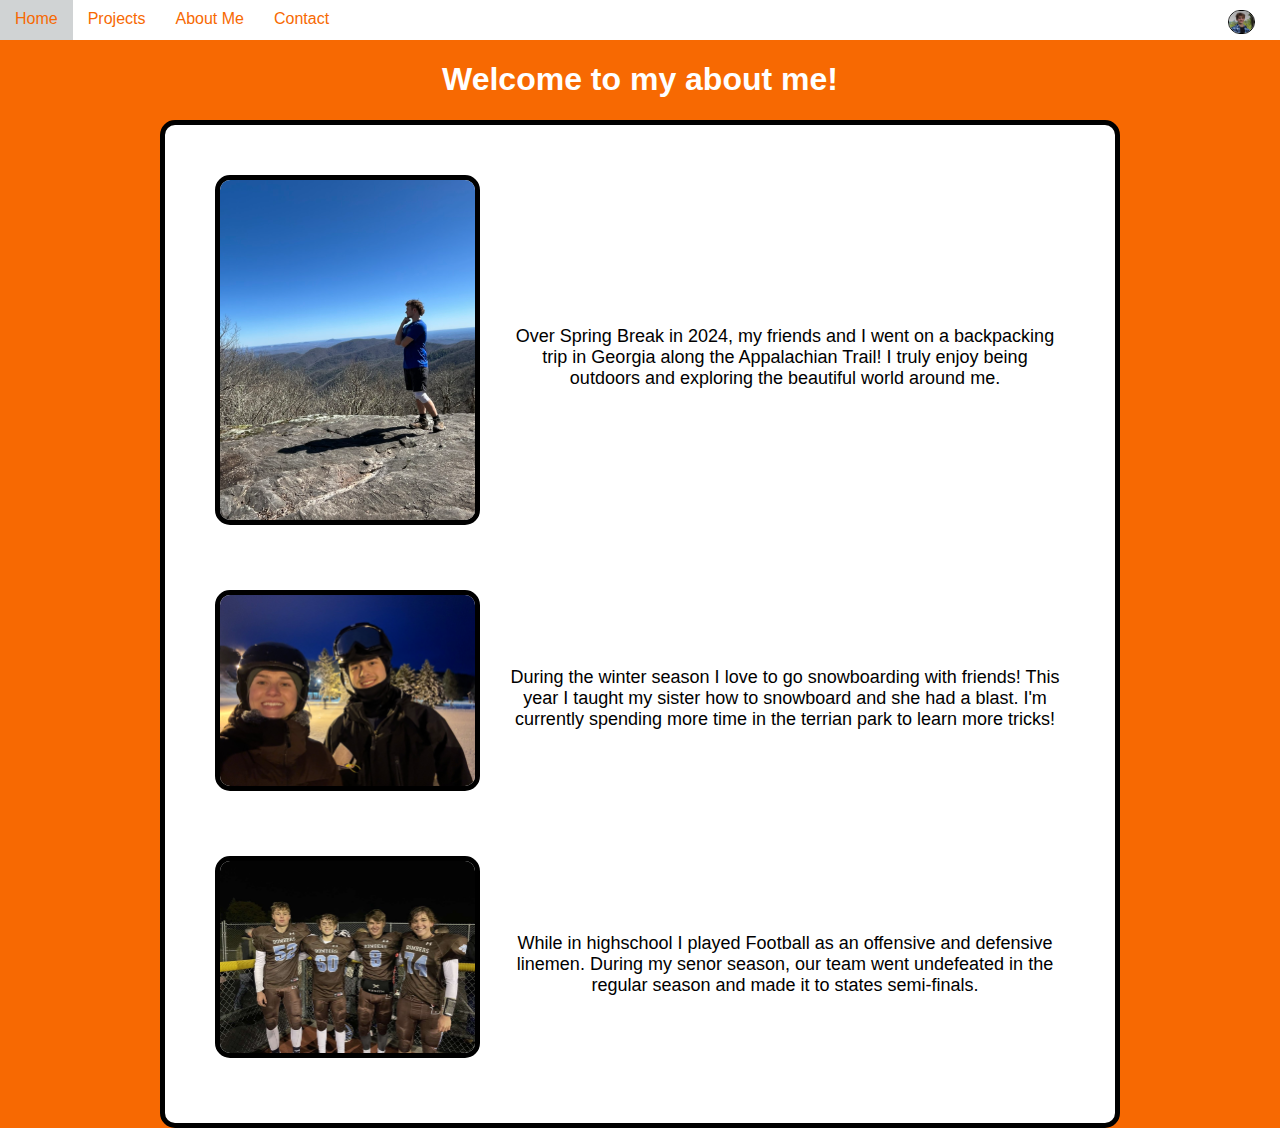
<file: aboutme.html>
<!DOCTYPE html>
<html>
    <head>
        <title>About Me</title>
        <link rel="stylesheet" href="aboutme.css">
    </head>
    <body>
        <nav class="navbar">
            <ul>
                <li><a href="index.html">Home</a></li>
                <li><a href="projects.html">Projects</a></li>
                <li><a href="aboutme.html">About Me</a></li>
                <li><a href="contact.html">Contact</a></li>
                <img class="navimg" src="MyCourses Pic.jpg" alt="Headshot Picture">
            </ul>
        </nav>
        <h1>Welcome to my about me!</h1>
        <div class="container">
            <div class="section">
                <img src="hiking.jpeg" alt="Hiking Picture">
                <p>Over Spring Break in 2024, my friends and I went on a backpacking trip in Georgia along the Appalachian Trail! I truly enjoy being outdoors and exploring the beautiful world around me.</p>
            </div>
            <div class="section">
                <img src="snowboard.jpeg" alt="Snowboarding Picture">
                <p>During the winter season I love to go snowboarding with friends! This year I taught my sister how to snowboard and she had a blast. I'm currently spending more time in the terrian park to learn more tricks! </p>
            </div>
            <div class="section">
                 <img src="football.jpeg" alt="Highschool Football Picture">
                 <p>While in highschool I played Football as an offensive and defensive linemen. During my senor season, our team went undefeated in the regular season and made it to states semi-finals.</p>
            </div>
        </div>
    </body>
</html>
</file>
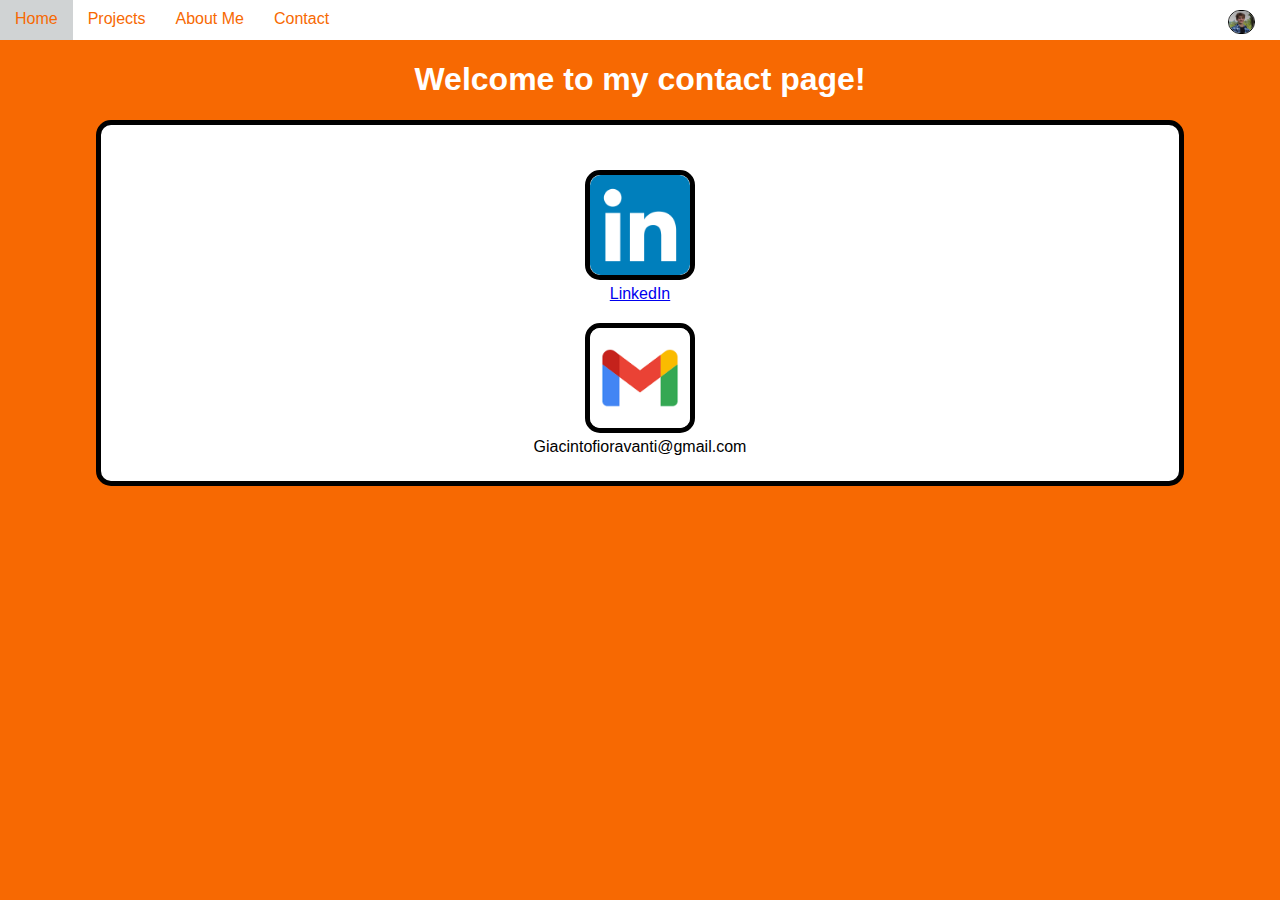
<file: contact.html>
<!DOCTYPE html>
<html>
    <head>
        <link rel="stylesheet" href="contact.css">
    </head>
    <body>
        <nav class="navbar">
            <ul>
                <li><a href="index.html">Home</a></li>
                <li><a href="projects.html">Projects</a></li>
                <li><a href="aboutme.html">About Me</a></li>
                <li><a href="contact.html">Contact</a></li>
                <img class="navimg" src="MyCourses Pic.jpg" alt="Headshot Picture">
            </ul>
        </nav>
        <h1>Welcome to my contact page!</h1>
        <div class="container">
            <img class="icon" src="LinkedIn_icon.png" alt="LinkedIn Icon"><a href="https://www.linkedin.com/in/giacinto-fioravanti-b5aba1264/" target="_blank">LinkedIn</a> </img>
            <img class="icon" src="Gmail.png" alt="Gmail Icon">Giacintofioravanti@gmail.com</img>
        </div>
    </body>
</html>
</file>
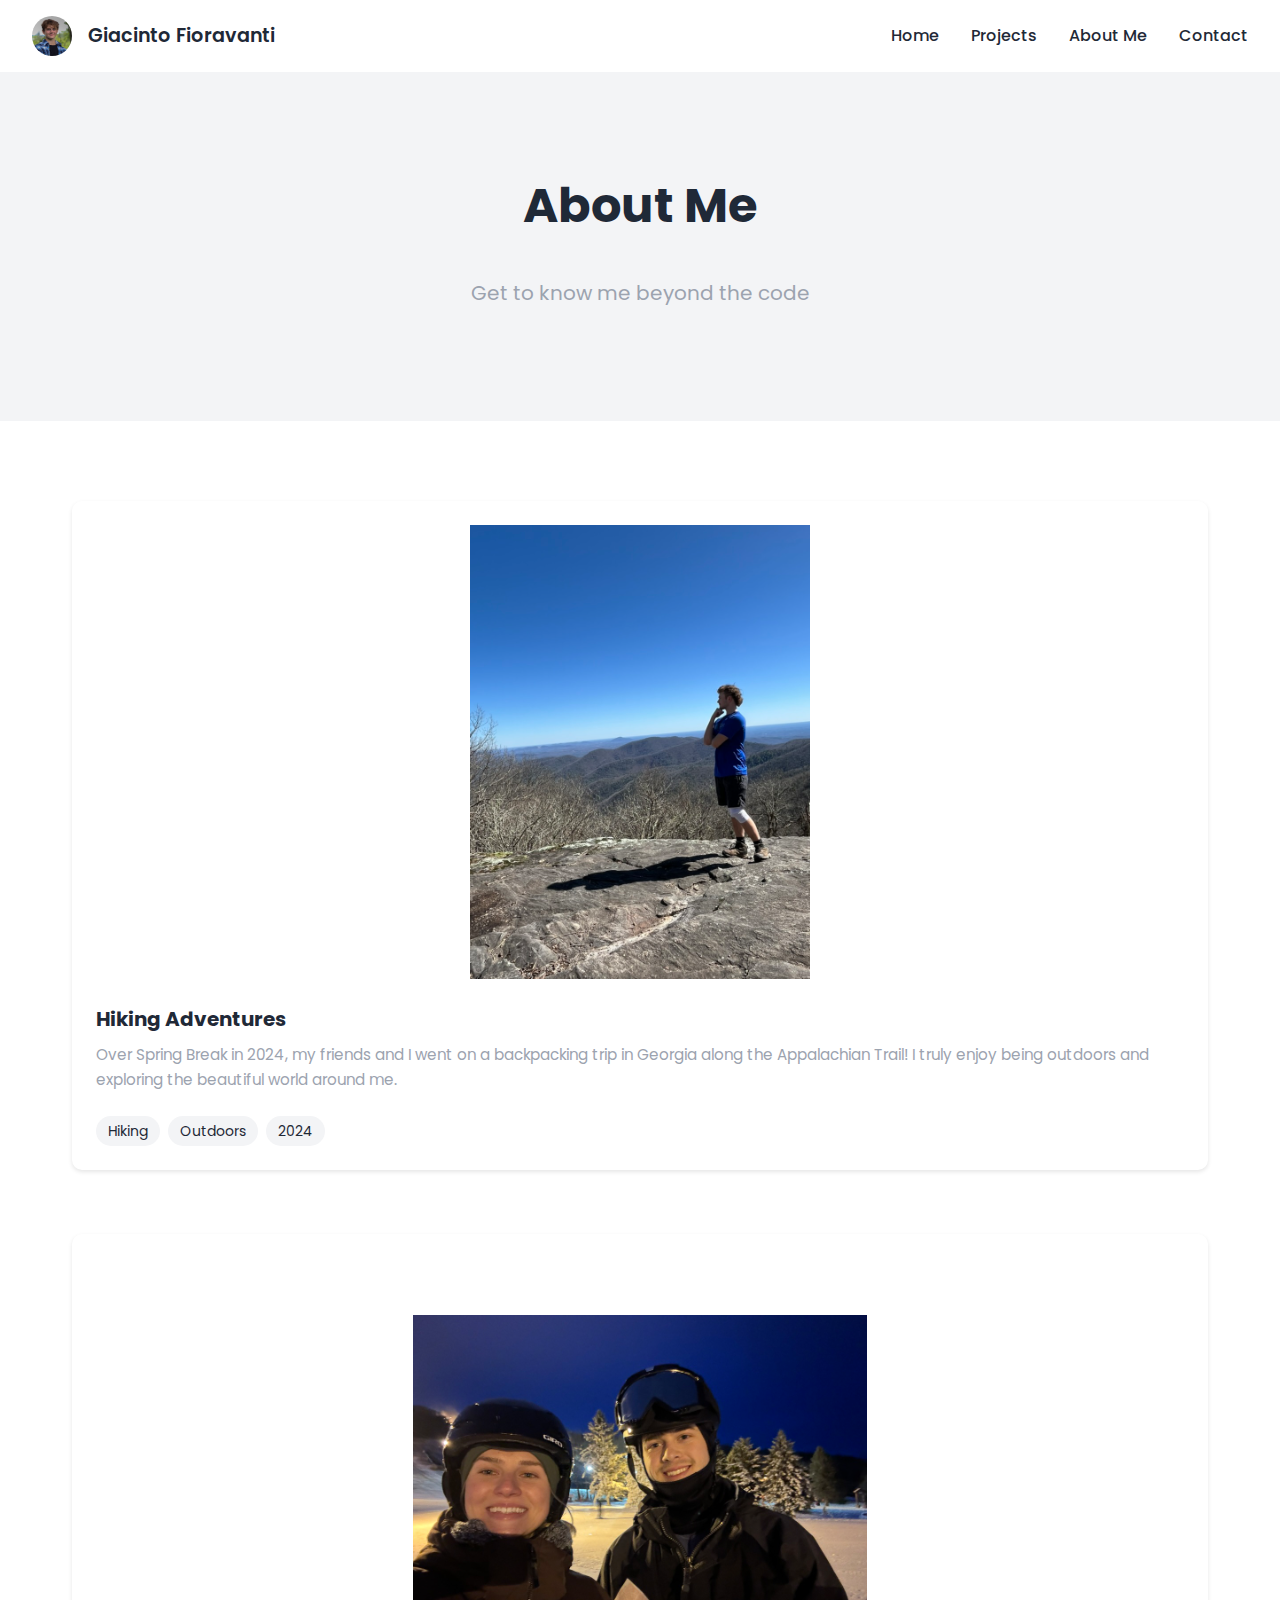
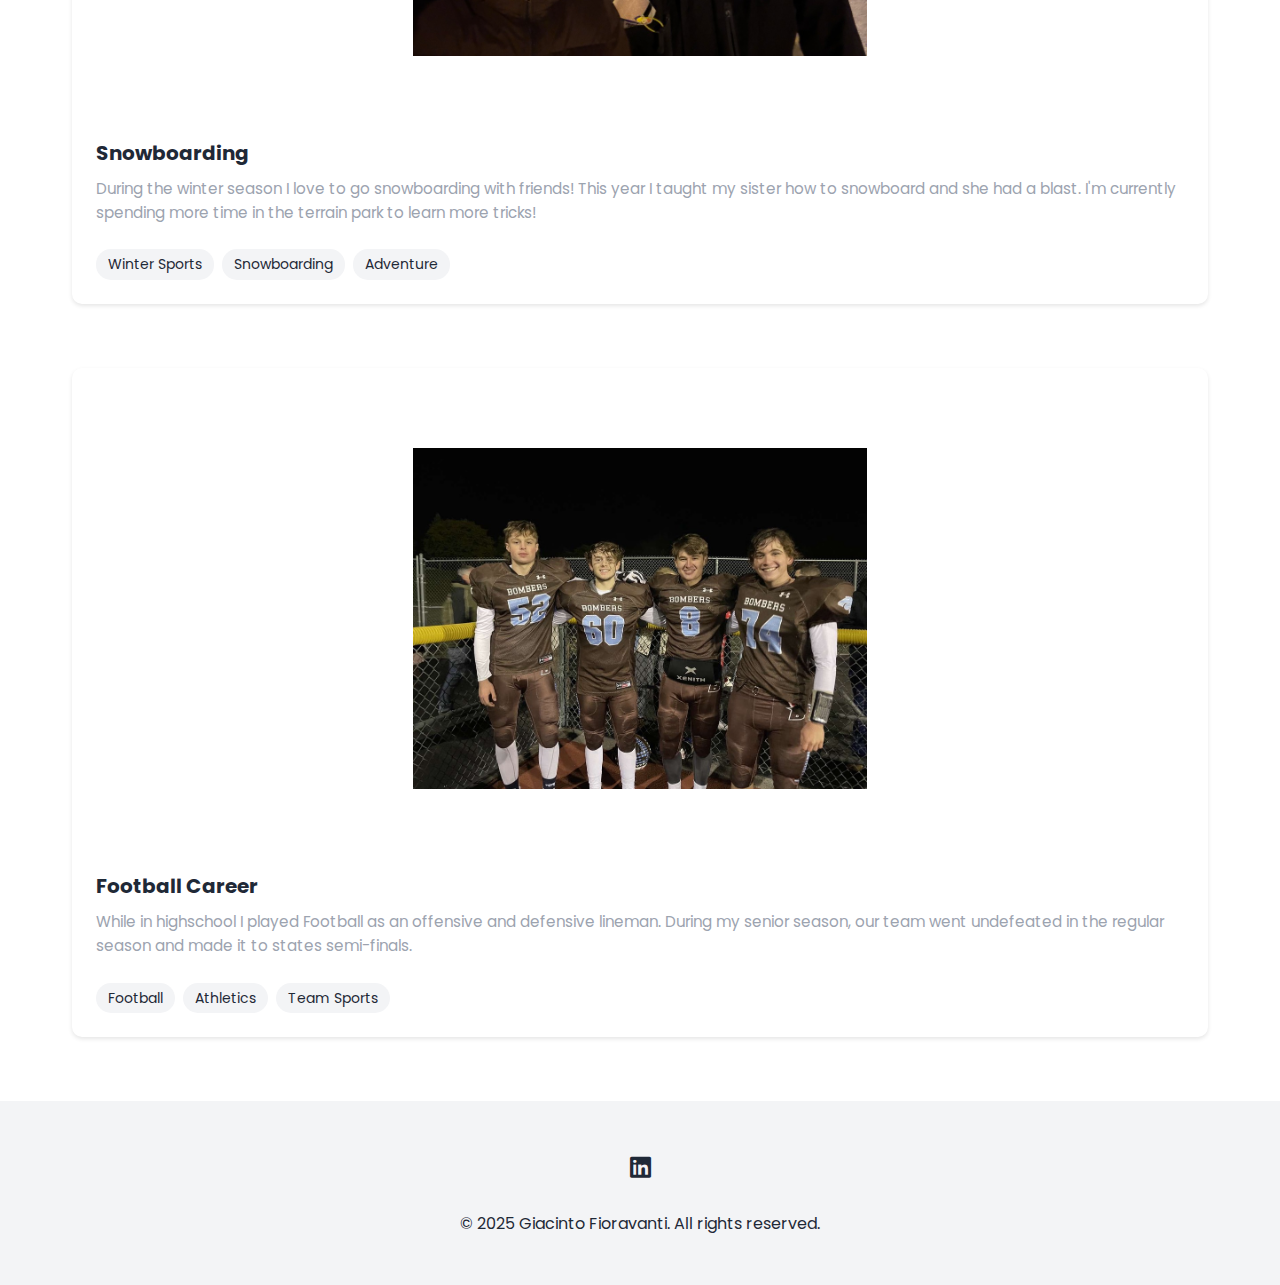
<file: aboutme/aboutme.html>
<!DOCTYPE html>
<html lang="en">
<head>
    <meta charset="UTF-8">
    <meta name="viewport" content="width=device-width, initial-scale=1.0">
    <meta name="description" content="About Giacinto Fioravanti - Software Engineer">
    <title>About Me | Giacinto Fioravanti</title>
    <link rel="stylesheet" href="../index.css">
    <link rel="preconnect" href="https://fonts.googleapis.com">
    <link rel="preconnect" href="https://fonts.gstatic.com" crossorigin>
    <link href="https://fonts.googleapis.com/css2?family=Poppins:wght@400;500;600;700&display=swap" rel="stylesheet">
    <link rel="stylesheet" href="https://cdnjs.cloudflare.com/ajax/libs/font-awesome/6.0.0/css/all.min.css">
</head>
<body>
    <nav class="navbar">
        <div class="nav-brand">
            <img class="nav-img" src="../Pictures/MyCourses Pic.jpg" alt="Giacinto Fioravanti">
            <span class="brand-name">Giacinto Fioravanti</span>
        </div>
        <div class="nav-toggle" id="navToggle">
            <i class="fas fa-bars"></i>
        </div>
        <ul class="nav-links">
            <li><a href="../index.html">Home</a></li>
            <li><a href="../project/projects.html">Projects</a></li>
            <li><a href="aboutme.html" class="active">About Me</a></li>
            <li><a href="../contact/contact.html">Contact</a></li>
        </ul>
    </nav>

    <header class="hero">
        <div class="hero-content">
            <h1>About Me</h1>
            <p class="tagline">Get to know me beyond the code</p>
        </div>
    </header>

    <main class="container">
        <section class="about-grid">
            <div class="about-card">
                <div class="project-image">
                    <img src="../Pictures/hiking.jpeg" alt="Hiking Picture">
                </div>
                <div class="project-info">
                    <h3>Hiking Adventures</h3>
                    <p>Over Spring Break in 2024, my friends and I went on a backpacking trip in Georgia along the Appalachian Trail! I truly enjoy being outdoors and exploring the beautiful world around me.</p>
                    <div class="project-tags">
                        <span class="tag">Hiking</span>
                        <span class="tag">Outdoors</span>
                        <span class="tag">2024</span>
                    </div>
                </div>
            </div>

            <div class="about-card">
                <div class="project-image">
                    <img src="../Pictures/snowboard.jpeg" alt="Snowboarding Picture">
                </div>
                <div class="project-info">
                    <h3>Snowboarding</h3>
                    <p>During the winter season I love to go snowboarding with friends! This year I taught my sister how to snowboard and she had a blast. I'm currently spending more time in the terrain park to learn more tricks!</p>
                    <div class="project-tags">
                        <span class="tag">Winter Sports</span>
                        <span class="tag">Snowboarding</span>
                        <span class="tag">Adventure</span>
                    </div>
                </div>
            </div>

            <div class="about-card">
                <div class="project-image">
                    <img src="../Pictures/football.jpeg" alt="Highschool Football Picture">
                </div>
                <div class="project-info">
                    <h3>Football Career</h3>
                    <p>While in highschool I played Football as an offensive and defensive lineman. During my senior season, our team went undefeated in the regular season and made it to states semi-finals.</p>
                    <div class="project-tags">
                        <span class="tag">Football</span>
                        <span class="tag">Athletics</span>
                        <span class="tag">Team Sports</span>
                    </div>
                </div>
            </div>
        </section>
    </main>

    <footer class="footer">
        <div class="footer-content">
            <div class="social-links">
                <a href="https://www.linkedin.com/in/giacinto-fioravanti-b5aba1264/" target="_blank" rel="noopener" class="social-link">
                    <i class="fab fa-linkedin"></i>
                </a>
            </div>
            <p class="copyright">&copy; 2025 Giacinto Fioravanti. All rights reserved.</p>
        </div>
    </footer>

    <script>
        document.getElementById('navToggle').addEventListener('click', function() {
            document.querySelector('.nav-links').classList.toggle('active');
        });
    </script>
</body>
</html>
</file>
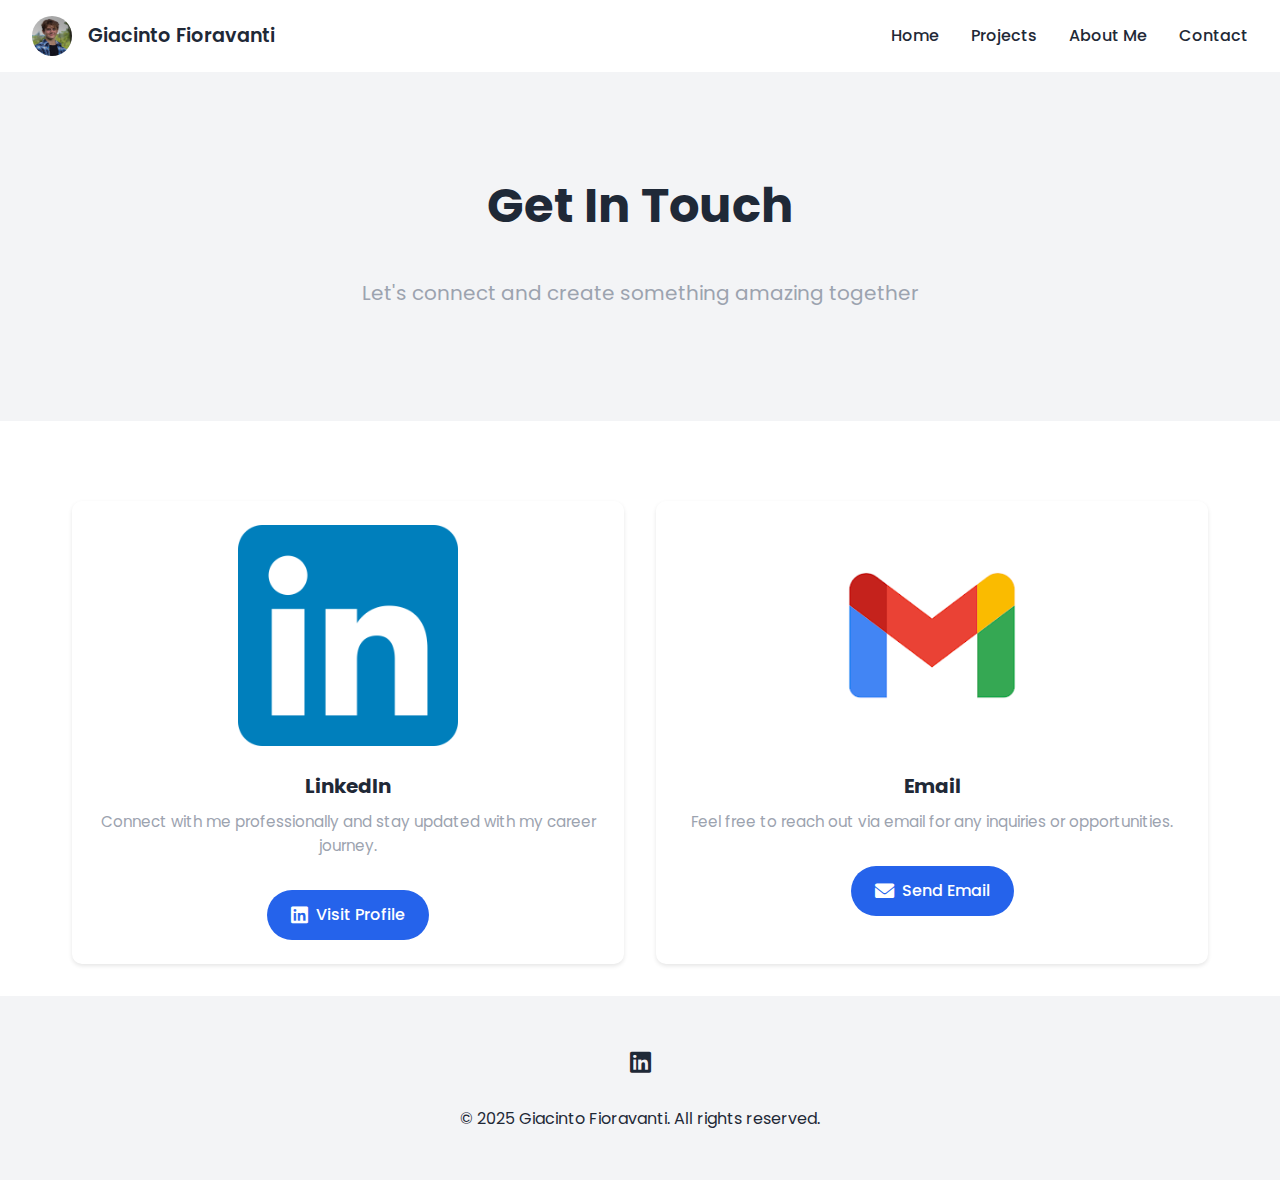
<file: contact/contact.html>
<!DOCTYPE html>
<html lang="en">
<head>
    <meta charset="UTF-8">
    <meta name="viewport" content="width=device-width, initial-scale=1.0">
    <meta name="description" content="Contact Giacinto Fioravanti">
    <title>Contact | Giacinto Fioravanti</title>
    <link rel="stylesheet" href="../index.css">
    <link rel="preconnect" href="https://fonts.googleapis.com">
    <link rel="preconnect" href="https://fonts.gstatic.com" crossorigin>
    <link href="https://fonts.googleapis.com/css2?family=Poppins:wght@400;500;600;700&display=swap" rel="stylesheet">
    <link rel="stylesheet" href="https://cdnjs.cloudflare.com/ajax/libs/font-awesome/6.0.0/css/all.min.css">
</head>
<body>
    <nav class="navbar">
        <div class="nav-brand">
            <img class="nav-img" src="../Pictures/MyCourses Pic.jpg" alt="Giacinto Fioravanti">
            <span class="brand-name">Giacinto Fioravanti</span>
        </div>
        <div class="nav-toggle" id="navToggle">
            <i class="fas fa-bars"></i>
        </div>
        <ul class="nav-links">
            <li><a href="../index.html">Home</a></li>
            <li><a href="../project/projects.html">Projects</a></li>
            <li><a href="../aboutme/aboutme.html">About Me</a></li>
            <li><a href="contact.html" class="active">Contact</a></li>
        </ul>
    </nav>

    <header class="hero">
        <div class="hero-content">
            <h1>Get In Touch</h1>
            <p class="tagline">Let's connect and create something amazing together</p>
        </div>
    </header>

    <main class="container">
        <section class="contact-grid">
            <div class="contact-card">
                <div class="project-image">
                    <img src="../Pictures/LinkedIn_icon.png" alt="LinkedIn Icon">
                </div>
                <div class="project-info">
                    <h3>LinkedIn</h3>
                    <p>Connect with me professionally and stay updated with my career journey.</p>
                    <div class="contact-link">
                        <a href="https://www.linkedin.com/in/giacinto-fioravanti-b5aba1264/" target="_blank" rel="noopener" class="contact-button">
                            <i class="fab fa-linkedin"></i>
                            Visit Profile
                        </a>
                    </div>
                </div>
            </div>

            <div class="contact-card">
                <div class="project-image">
                    <img src="../Pictures/Gmail.png" alt="Email Icon">
                </div>
                <div class="project-info">
                    <h3>Email</h3>
                    <p>Feel free to reach out via email for any inquiries or opportunities.</p>
                    <div class="contact-link">
                        <a href="mailto:Giacintofioravanti@gmail.com" class="contact-button">
                            <i class="fas fa-envelope"></i>
                            Send Email
                        </a>
                    </div>
                </div>
            </div>
            
        </section>
    </main>

    <footer class="footer">
        <div class="footer-content">
            <div class="social-links">
                <a href="https://www.linkedin.com/in/giacinto-fioravanti-b5aba1264/" target="_blank" rel="noopener" class="social-link">
                    <i class="fab fa-linkedin"></i>
                </a>
            </div>
            <p class="copyright">&copy; 2025 Giacinto Fioravanti. All rights reserved.</p>
        </div>
    </footer>

    <script>
        document.getElementById('navToggle').addEventListener('click', function() {
            document.querySelector('.nav-links').classList.toggle('active');
        });
    </script>
</body>
</html>
</file>
<file: aboutme.css>
body {
    background: rgb(247, 105, 2);
    margin: 0;
    padding: 0;
    font-family: 'Trebuchet MS', 'Lucida Sans Unicode', 'Lucida Grande', 'Lucida Sans', Arial, sans-serif;
}

h1 {
    text-align: center;
    font-weight: bold;
    color: white;
}

h2 {
    text-align: center;
    font-style: italic;
    color: white;
}

p {
    color: black;
    font-size: large;
    text-align: center;
    padding-left: 25px;
    margin: auto;
}

button {
    display: inline-block;
    text-align: center;
    background-color: rgb(247, 105, 2);
    color: white;
    margin: 5px;
    border: 3px solid black;
    border-radius: 10px;
    height: 50px;
    width: 75px;
    font-family: 'Gill Sans', 'Gill Sans MT', Calibri, 'Trebuchet MS', sans-serif;
}

.navbar ul {
    list-style-type: none;
    background-color: white;
    padding: 0;
    margin: 0;
    height: 30px;
    padding-top: 10px;
    overflow: hidden;
}

.navbar a {
    color: rgb(247, 105, 2);
    text-decoration: none;
    padding: 15px;
    text-align: center;
}

.navbar a:hover {
    background: rgb(208, 211, 212);
}

.navbar li {
    float: left;
}

.container {
    display: flex;
    flex-direction: column;
    justify-content: center;
    align-items: center;
    background-color: white;
    border-radius: 15px;
    border: 5px solid black;
    margin: 0 auto;
    padding: 25px;
    box-sizing: border-box;
    max-width: 75%;
}


.buttons {
    display: flex;
    justify-content: center;
    align-items: center;
    gap: 10px;
    padding-top: 20px; 
}

.buttons :hover{
    background-color: black;
}

.buttons button {
    margin: 0;
}

img {
    display: block;
    margin-bottom: 15px;
    max-width: 30%;
    max-height: 25%;
    border-radius: 15px;
    border: 5px solid black;
}

.navimg{
    border-width: 1px;
    float: right;
    max-width: 25px;
    max-height: 35px;
    margin-right: 25px;
}

.section{
    display: inline-flex;
    margin: 25px;
    text-align: center;
}
</file>
<file: contact.css>
body {
    background: rgb(247, 105, 2);
    margin: 0;
    padding: 0;
    font-family: 'Trebuchet MS', 'Lucida Sans Unicode', 'Lucida Grande', 'Lucida Sans', Arial, sans-serif;
}

h1 {
    text-align: center;
    font-weight: bold;
    color: white;
}

h2 {
    text-align: center;
    font-style: italic;
    color: white;
}

p {
    color: black;
    font-size: large;
    text-align: center;
}

button {
    display: inline-block;
    text-align: center;
    background-color: rgb(247, 105, 2);
    color: white;
    margin: 5px;
    border: 3px solid black;
    border-radius: 10px;
    height: 50px;
    width: 75px;
    font-family: 'Gill Sans', 'Gill Sans MT', Calibri, 'Trebuchet MS', sans-serif;
}

.navbar ul {
    list-style-type: none;
    background-color: white;
    padding: 0;
    margin: 0;
    height: 30px;
    padding-top: 10px;
    overflow: hidden;
}

.navbar a {
    color: rgb(247, 105, 2);
    text-decoration: none;
    padding: 15px;
    text-align: center;
}

.navbar a:hover {
    background: rgb(208, 211, 212);
}

.navbar li {
    float: left;
}

.container {
    display: flex;
    flex-direction: column;
    justify-content: center;
    align-items: center;
    background-color: white;
    border-radius: 15px;
    border: 5px solid black;
    margin: 0 auto;
    padding: 25px;
    box-sizing: border-box;
    max-width: 85%;
}


.buttons {
    display: flex;
    justify-content: center;
    align-items: center;
    gap: 10px;
    padding-top: 20px; 
}

.buttons :hover{
    background-color: black;
}

.buttons button {
    margin: 0;
}

img {
    display: flex;
    border-radius: 15px;
    border: 5px solid black;
}

.navimg{
    border-width: 1px;
    float: right;
    max-width: 25px;
    max-height: 35px;
    margin-right: 25px;
}

.icon{
    margin-top: 20px;
    margin-bottom: 5px;
    max-width: 100px;
    max-height: 100px;
    border: 5px solid black;
}
</file>
<file: index.css>
:root {
    --primary-color: #2563eb;
    --secondary-color: #1e40af;
    --background-color: #ffffff;
    --text-color: #1f2937;
    --gray-light: #f3f4f6;
    --gray-medium: #9ca3af;
    --spacing-unit: 1rem;
}

* {
    margin: 0;
    padding: 0;
    box-sizing: border-box;
}

body {
    font-family: 'Poppins', sans-serif;
    line-height: 1.6;
    color: var(--text-color);
}

/* Navigation */
.navbar {
    display: flex;
    justify-content: space-between;
    align-items: center;
    padding: 1rem 2rem;
    background-color: var(--background-color);
    box-shadow: 0 2px 4px rgba(0,0,0,0.1);
}

.nav-brand {
    display: flex;
    align-items: center;
    gap: 1rem;
}

.nav-img {
    width: 40px;
    height: 40px;
    border-radius: 50%;
    object-fit: cover;
}

.brand-name {
    font-weight: 600;
    font-size: 1.2rem;
}

.nav-links {
    display: flex;
    gap: 2rem;
    list-style: none;
}

.nav-links a {
    text-decoration: none;
    color: var(--text-color);
    font-weight: 500;
    transition: color 0.3s ease;
}

.nav-links a:hover {
    color: var(--primary-color);
}

.nav-toggle {
    display: none;
}

/* Hero Section */
.hero {
    background-color: var(--gray-light);
    padding: 4rem 2rem;
    text-align: center;
}

.hero-content h1 {
    font-size: 2.5rem;
    margin-bottom: 1rem;
}

.tagline {
    font-size: 1.2rem;
    padding: 1rem 1rem;
    color: var(--gray-medium);
    margin-bottom: 2rem;
}

/* Buttons */
.btn {
    display: inline-block;
    padding: 0.8rem 1.5rem;
    border-radius: 0.5rem;
    text-decoration: none;
    font-weight: 500;
    transition: all 0.3s ease;
}

.btn-primary {
    background-color: var(--primary-color);
    color: white;
}

.btn-secondary {
    background-color: transparent;
    color: var(--primary-color);
    border: 2px solid var(--primary-color);
}

.btn:hover {
    transform: translateY(-2px);
}

/* Main Content */
.container {
    max-width: 1200px;
    margin: 0 auto;
    padding: 2rem;
}

.about-preview {
    display: grid;
    grid-template-columns: 1fr 2fr;
    gap: 2rem;
    margin-bottom: 4rem;
}

.profile-image img {
    width: 100%;
    border-radius: 1rem;
}

.skills {
    margin-top: 2rem;
}

.skill-tags {
    display: flex;
    flex-wrap: wrap;
    gap: 0.5rem;
    margin-top: 1rem;
}

.skill-tag {
    background-color: var(--gray-light);
    padding: 0.5rem 1rem;
    border-radius: 2rem;
    font-size: 0.9rem;
}

/* Footer */
.footer {
    background-color: var(--gray-light);
    padding: 2rem;
    text-align: center;
    margin-top: 4rem;
}

.social-links {
    display: flex;
    justify-content: center;
    gap: 1rem;
    margin-bottom: 1rem;
}

.social-link {
    color: var(--text-color);
    font-size: 1.5rem;
    transition: color 0.3s ease;
}

.social-link:hover {
    color: var(--primary-color);
}

/* Responsive Design */
@media (max-width: 768px) {
    .nav-toggle {
        display: block;
        cursor: pointer;
    }

    .nav-links {
        display: none;
        position: absolute;
        top: 70px;
        left: 0;
        right: 0;
        background-color: var(--background-color);
        padding: 1rem;
        flex-direction: column;
        text-align: center;
    }

    .nav-links.active {
        display: flex;
    }

    .about-preview {
        grid-template-columns: 1fr;
    }

    .hero-content h1 {
        font-size: 2rem;
    }
}
/* Project Grid Layout */
.project-grid {
    display: grid;
    grid-template-columns: repeat(auto-fit, minmax(300px, 1fr));
    gap: 2rem;
    margin: 2rem 0;
}

/* Project Card Styling */
.project-card {
    background: #ffffff;
    border-radius: 10px;
    box-shadow: 0 2px 4px rgba(0,0,0,0.1);
    overflow: visible; /* Changed from hidden to visible */
    transition: transform 0.3s ease;
    display: flex;
    flex-direction: column;
}

.project-card:hover {
    transform: translateY(-5px);
}

.project-video {
    position: relative;
    width: 100%;
    padding-bottom: 56.25%; /* 16:9 Aspect Ratio */
    height: 0;
    overflow: hidden;
    border-radius: 8px 8px 0 0;
}

.project-video video,
.project-video iframe {
    position: absolute;
    top: 0;
    left: 0;
    width: 100%;
    height: 100%;
    object-fit: cover;
}

.project-info {
    padding: 1.5rem;
    display: flex;
    flex-direction: column;
    gap: 0.5rem;
    flex: 1;
}

.project-info h3 {
    margin: 0;
    color: var(--text-color);
    font-size: 1.25rem;
}

.project-info p {
    margin: 0;
    color: var(--gray-medium);
    font-size: 0.95rem;
}

/* Project Tags Styling */
.project-tags {
    display: flex;
    flex-wrap: wrap; /* Allow tags to wrap */
    gap: 0.5rem;
    margin-top: auto; /* Push tags to bottom of card */
    padding-top: 1rem;
}

.tag {
    background-color: var(--gray-light);
    padding: 0.25rem 0.75rem;
    border-radius: 15px;
    font-size: 0.875rem;
    white-space: nowrap; /* Prevent tag text from wrapping */
    display: inline-block;
}

/* Responsive adjustments */
@media (max-width: 768px) {
    .project-grid {
        grid-template-columns: 1fr; /* Single column on mobile */
    }
    
    .project-info {
        padding: 1rem;
    }
    
    .tag {
        padding: 0.2rem 0.5rem;
        font-size: 0.8rem;
    }
}

/* Section spacing and padding */
section {
    padding: 4rem 0;
    margin-bottom: 2rem;
    position: relative;
}

/* Hero section specific spacing */
.hero {
    padding: 6rem 2rem;
    margin-bottom: 3rem;
    background-color: var(--gray-light);
}

/* About preview section */
.about-preview {
    padding: 4rem 2rem;
    margin-bottom: 4rem;
    background-color: var(--background-color);
}

/* Featured projects section */
.featured-projects {
    padding: 4rem 2rem;
    margin-bottom: 4rem;
    background-color: var(--gray-light);
}

/* CTA section */
.cta-section {
    padding: 5rem 2rem;
    margin-bottom: 0;
    text-align: center;
    background-color: var(--background-color);
}

/* Section headings */
section h2 {
    margin-bottom: 2rem;
    font-size: 2rem;
    text-align: center;
}

/* Container modifications */
.container {
    max-width: 1200px;
    margin: 0 auto;
    padding: 0 2rem;
}

/* Add dividers between sections */
section:not(:last-child)::after {
    content: '';
    position: absolute;
    bottom: 0;
    left: 50%;
    transform: translateX(-50%);
    width: 80%;
    max-width: 1000px;
    height: 1px;
    background: linear-gradient(
        to right,
        transparent,
        var(--gray-medium),
        transparent
    );
}

/* Responsive adjustments */
@media (max-width: 768px) {
    section {
        padding: 3rem 1rem;
        margin-bottom: 1.5rem;
    }

    .hero {
        padding: 4rem 1rem;
    }

    .about-preview,
    .featured-projects,
    .cta-section {
        padding: 3rem 1rem;
    }

    section h2 {
        font-size: 1.75rem;
        margin-bottom: 1.5rem;
    }
}

/* Add vertical rhythm to content within sections */
.about-content p,
.project-info p {
    margin-bottom: 1.5rem;
}

/* Improve spacing for buttons */
.cta-buttons {
    display: flex;
    gap: 1rem;
    justify-content: center;
    margin-top: 2rem;
}

/* Add breathing room for skill tags */
.skills {
    margin-top: 2rem;
    padding-top: 1.5rem;
    border-top: 1px solid var(--gray-light);
}

.skill-tags {
    margin-top: 1rem;
    gap: 0.75rem;
}

/* Footer spacing */
.footer {
    padding: 3rem 2rem;
    margin-top: 0;
}

.social-links {
    margin-bottom: 1.5rem;
}

.project-grid {
    display: grid;
    grid-template-columns: repeat(auto-fit, minmax(300px, 1fr));
    gap: 3rem; /* Increased from 2rem to match about-grid spacing */
    padding: 2rem 0; /* Added padding to match other pages */
    max-width: 1200px; /* Added max-width to match contact-grid */
    margin: 0 auto;
}

/* Project Card Styling */
.project-card {
    background: #ffffff;
    border-radius: 10px;
    box-shadow: 0 2px 4px rgba(0,0,0,0.1);
    overflow: visible;
    transition: transform 0.3s ease;
    display: flex;
    flex-direction: column;
    margin-top: 25px;
    margin-bottom: 25px;
}

.project-card:hover {
    transform: translateY(-5px);
}

.project-image {
    position: relative;
    width: 50%; /* Reduced from 70% to 50% for a smaller container */
    padding-bottom: 35%; /* Adjusted ratio for smaller container (was 56.25%) */
    height: 0;
    overflow: hidden;
    border-radius: 8px;
    margin: 1.5rem auto 0; /* Center the image container */
}

.project-image img {
    position: absolute;
    top: 0;
    left: 0;
    width: 100%;
    height: 100%;
    object-fit: contain;
    object-position: center;
    transition: transform 0.3s ease;
}

.project-card:hover .project-image img {
    transform: scale(1.05);
}

.project-info {
    padding: 1.5rem;
    display: flex;
    flex-direction: column;
    gap: 0.5rem;
    flex: 1;
}

.project-info h3 {
    margin: 0;
    color: var(--text-color);
    font-size: 1.25rem;
}

.project-info p {
    margin: 0;
    color: var(--gray-medium);
    font-size: 0.95rem;
}

/* Project Tags Styling */
.project-tags {
    display: flex;
    flex-wrap: wrap; /* Allow tags to wrap */
    gap: 0.5rem;
    margin-top: auto; /* Push tags to bottom of card */
    padding-top: 1rem;
}

.tag {
    background-color: var(--gray-light);
    padding: 0.25rem 0.75rem;
    border-radius: 15px;
    font-size: 0.875rem;
    white-space: nowrap; /* Prevent tag text from wrapping */
    display: inline-block;
    transition: background-color 0.3s ease, color 0.3s ease;
}

.tag:hover {
    background-color: var(--primary-color);
    color: white;
}

/* Responsive adjustments */
@media (max-width: 768px) {
    .project-grid {
        gap: 2rem; /* Matches contact-grid responsive gap */
        padding: 1rem 0;
        grid-template-columns: 1fr; /* Single column on mobile */
    }
    
    .project-info {
        padding: 1rem;
    }
    
    .tag {
        padding: 0.2rem 0.5rem;
        font-size: 0.8rem;
    }

    .project-image {
        width: 70%; /* Slightly larger on mobile */
        padding-bottom: 50%;
    }
}

/* Image loading animation */
@keyframes imageLoadFade {
    from { opacity: 0; }
    to { opacity: 1; }
}

.project-image img {
    animation: imageLoadFade 0.5s ease-in;
}

/* About page specific styles */
.about-grid {
    display: grid;
    grid-template-columns: 1fr;
    gap: 3rem;
    padding: 2rem 0;
}

.about-card {
    background: #ffffff;
    border-radius: 10px;
    box-shadow: 0 2px 4px rgba(0,0,0,0.1);
    overflow: visible;
    transition: transform 0.3s ease;
}

.about-card:hover {
    transform: translateY(-5px);
}

/* Use the same project-image styles you already have */

/* Responsive adjustments */
@media (min-width: 768px) {
    .about-grid {
        gap: 4rem;
    }
}

/* Hero section specific to about page */
.hero {
    background-color: var(--gray-light);
    text-align: center;
    padding: 6rem 2rem;
}

.hero h1 {
    font-size: 3rem;
    margin-bottom: 1rem;
    color: var(--text-color);
}

.hero .tagline {
    font-size: 1.25rem;
    color: var(--gray-medium);
    max-width: 600px;
    margin: 0 auto;
}

/* Contact page specific styles */
.contact-grid {
    display: grid;
    grid-template-columns: 1fr;
    gap: 3rem;
    padding: 2rem 0;
    max-width: 1200px;
    margin: 0 auto;
}

.contact-card {
    background: #ffffff;
    border-radius: 10px;
    box-shadow: 0 2px 4px rgba(0,0,0,0.1);
    overflow: visible;
    transition: transform 0.3s ease;
    text-align: center;
}

.contact-card:hover {
    transform: translateY(-5px);
}

.contact-link {
    margin-top: 1.5rem;
}

.contact-button {
    display: inline-flex;
    align-items: center;
    justify-content: center;
    gap: 0.5rem;
    padding: 0.75rem 1.5rem;
    background-color: var(--primary-color);
    color: white;
    text-decoration: none;
    border-radius: 25px;
    font-weight: 500;
    transition: background-color 0.3s ease;
}

.contact-button:hover {
    background-color: var(--secondary-color);
}

.contact-button i {
    font-size: 1.2rem;
}

/* Responsive adjustments */
@media (min-width: 768px) {
    .contact-grid {
        grid-template-columns: repeat(auto-fit, minmax(300px, 1fr));
        gap: 2rem;
    }
}

/* Keep the existing project-image styles */
.project-image {
    width: 40%; /* Make icons smaller than project images */
    padding-bottom: 40%;
}

/* Additional responsive adjustments */
@media (max-width: 768px) {
    .contact-button {
        width: 100%;
        margin: 0.5rem 0;
    }
    
    .project-image {
        width: 50%;
        padding-bottom: 50%;
    }
}
</file>
